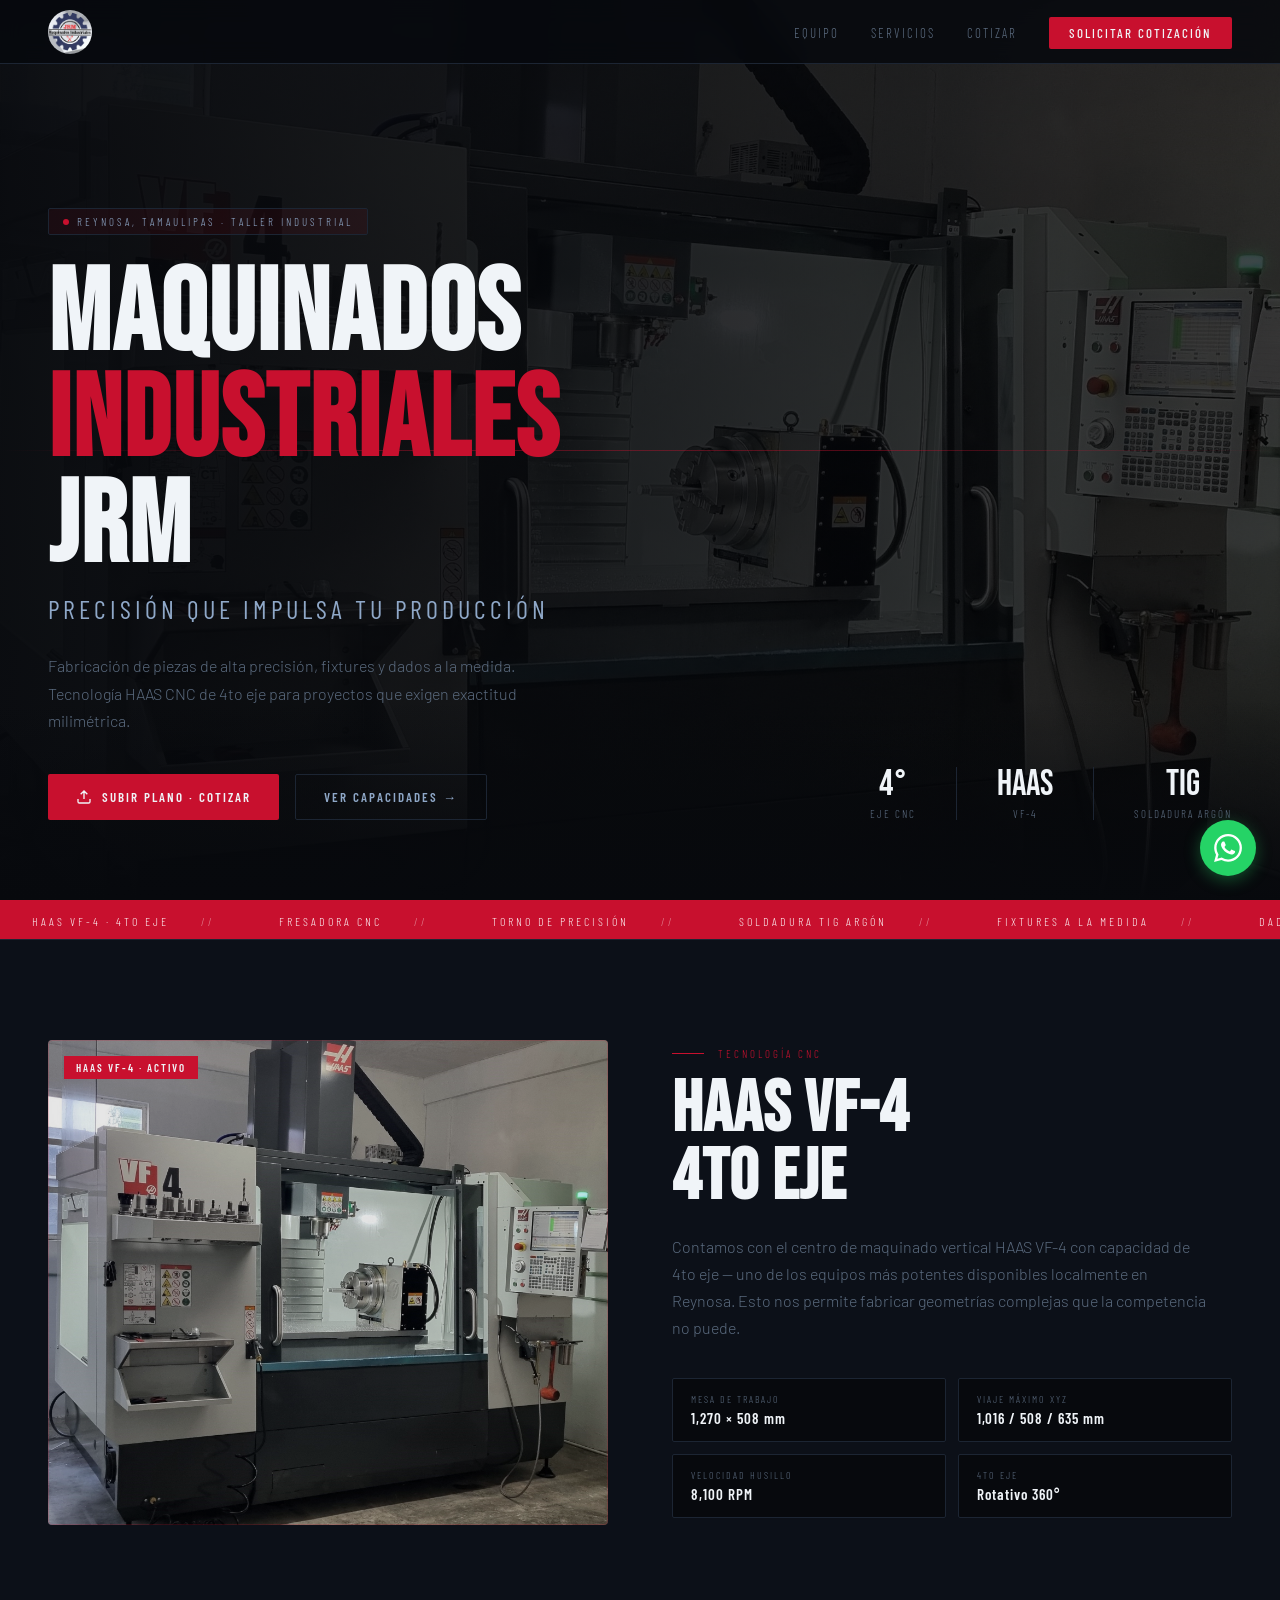
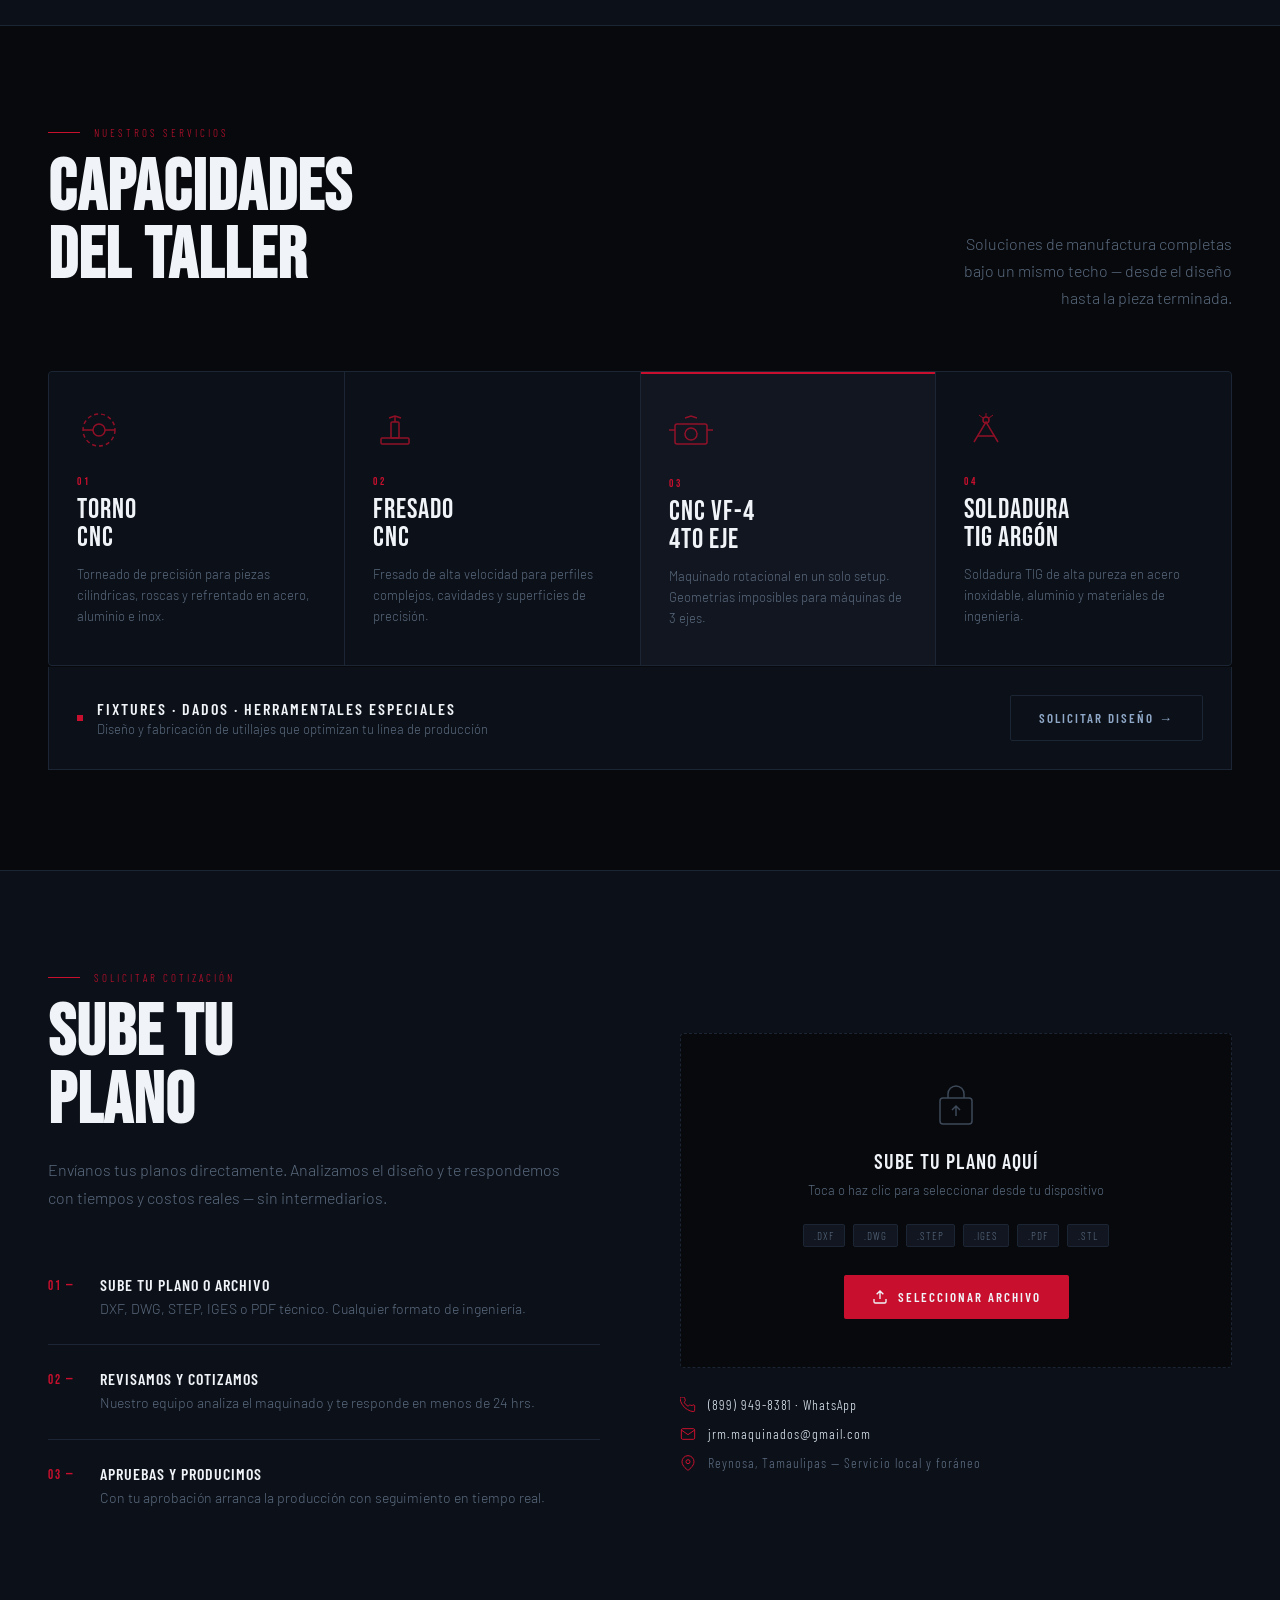
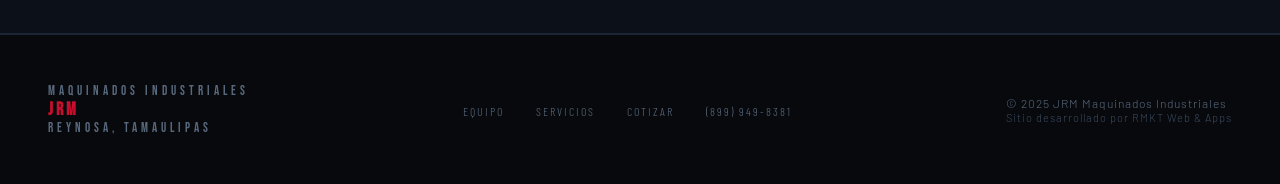
<file: index.html>
<!DOCTYPE html>
<html lang="es">
<head>
<meta charset="UTF-8"/>
<meta name="viewport" content="width=device-width, initial-scale=1.0"/>
<title>JRM Maquinados Industriales — Reynosa, Tamps</title>
<link rel="preconnect" href="https://fonts.googleapis.com"/>
<link rel="preconnect" href="https://fonts.gstatic.com" crossorigin/>
<link href="https://fonts.googleapis.com/css2?family=Bebas+Neue&family=Barlow:ital,wght@0,300;0,400;0,500;0,600;1,300&family=Barlow+Condensed:wght@400;600;700&display=swap" rel="stylesheet"/>
<link rel="stylesheet" href="style.css"/>
</head>
<body>

<!-- NAV -->
<nav>
  <a href="#" class="nav-logo">
    <img src="logo-jrm.jpg" alt="JRM Maquinados Industriales" style="height: 44px; width: 44px; border-radius: 50%; object-fit: cover;"/>
  </a>
  <ul class="nav-links">
    <li><a href="#capabilities">Equipo</a></li>
    <li><a href="#servicios">Servicios</a></li>
    <li><a href="#cotizacion">Cotizar</a></li>
    <li><a href="#cotizacion" class="nav-cta">Solicitar Cotización</a></li>
  </ul>
  <button class="nav-hamburger" aria-label="Menú">
    <span></span>
    <span></span>
    <span></span>
  </button>
</nav>

<!-- HERO -->
<section id="hero">
  <div class="hero-bg"></div>
  <div class="hero-overlay"></div>
  <div class="hero-overlay-bottom"></div>
  <div class="hero-scanline"></div>

  <div class="hero-content">
    <div class="hero-badge">
      <div class="hero-badge-dot"></div>
      <span>Reynosa, Tamaulipas · Taller Industrial</span>
    </div>

    <h1 class="hero-title">
      MAQUINADOS<br/>
      <span class="accent">INDUSTRIALES</span><br/>
      JRM
    </h1>

    <p class="hero-subtitle">Precisión que impulsa tu producción</p>

    <p class="hero-desc">
      Fabricación de piezas de alta precisión, fixtures y dados a la medida. 
      Tecnología HAAS CNC de 4to eje para proyectos que exigen exactitud milimétrica.
    </p>

    <div class="hero-actions">
      <a href="#cotizacion" class="btn-primary">
        <svg width="16" height="16" viewBox="0 0 24 24" fill="none" stroke="currentColor" stroke-width="2"><path d="M21 15v4a2 2 0 01-2 2H5a2 2 0 01-2-2v-4M17 8l-5-5-5 5M12 3v12"/></svg>
        Subir Plano · Cotizar
      </a>
      <a href="#servicios" class="btn-secondary">
        Ver Capacidades →
      </a>
    </div>
  </div>

  <div class="hero-stats">
    <div class="stat">
      <span class="stat-num">4°</span>
      <span class="stat-label">Eje CNC</span>
    </div>
    <div class="stat-divider"></div>
    <div class="stat">
      <span class="stat-num">HAAS</span>
      <span class="stat-label">VF-4</span>
    </div>
    <div class="stat-divider"></div>
    <div class="stat">
      <span class="stat-num">TIG</span>
      <span class="stat-label">Soldadura Argón</span>
    </div>
  </div>
</section>

<!-- TICKER -->
<div class="ticker" aria-hidden="true">
  <div class="ticker-inner">
    <span class="ticker-item">HAAS VF-4 · 4to Eje</span>
    <span class="ticker-item">Fresadora CNC</span>
    <span class="ticker-item">Torno de Precisión</span>
    <span class="ticker-item">Soldadura TIG Argón</span>
    <span class="ticker-item">Fixtures a la Medida</span>
    <span class="ticker-item">Dados Industriales</span>
    <span class="ticker-item">Reynosa, Tamps</span>
    <!-- duplicate for loop -->
    <span class="ticker-item">HAAS VF-4 · 4to Eje</span>
    <span class="ticker-item">Fresadora CNC</span>
    <span class="ticker-item">Torno de Precisión</span>
    <span class="ticker-item">Soldadura TIG Argón</span>
    <span class="ticker-item">Fixtures a la Medida</span>
    <span class="ticker-item">Dados Industriales</span>
    <span class="ticker-item">Reynosa, Tamps</span>
  </div>
</div>

<!-- CAPABILITIES — HAAS FEATURE -->
<section id="capabilities">
  <div class="cap-grid">
    <div class="cap-image-wrap">
      <img src="haas-vf4.jpg" alt="HAAS VF-4 — JRM Maquinados Industriales"/>
      <div class="cap-image-overlay"></div>
      <div class="cap-tag">HAAS VF-4 · Activo</div>
    </div>

    <div>
      <div class="section-label"><span>Tecnología CNC</span></div>
      <h2 class="section-title">HAAS VF-4<br/>4TO EJE</h2>
      <p class="section-body">
        Contamos con el centro de maquinado vertical HAAS VF-4 con capacidad de 4to eje — 
        uno de los equipos más potentes disponibles localmente en Reynosa. 
        Esto nos permite fabricar geometrías complejas que la competencia no puede.
      </p>

      <div class="cap-specs">
        <div class="spec-item">
          <div class="spec-label">Mesa de Trabajo</div>
          <div class="spec-value">1,270 × 508 mm</div>
        </div>
        <div class="spec-item">
          <div class="spec-label">Viaje Máximo XYZ</div>
          <div class="spec-value">1,016 / 508 / 635 mm</div>
        </div>
        <div class="spec-item">
          <div class="spec-label">Velocidad Husillo</div>
          <div class="spec-value">8,100 RPM</div>
        </div>
        <div class="spec-item">
          <div class="spec-label">4to Eje</div>
          <div class="spec-value">Rotativo 360°</div>
        </div>
      </div>
    </div>
  </div>
</section>

<!-- SERVICIOS -->
<section id="servicios">
  <div class="servicios-inner">
    <div class="services-header">
      <div>
        <div class="section-label"><span>Nuestros Servicios</span></div>
        <h2 class="section-title">CAPACIDADES<br/>DEL TALLER</h2>
      </div>
      <p class="section-body services-desc">
        Soluciones de manufactura completas bajo un mismo techo — desde el diseño hasta la pieza terminada.
      </p>
    </div>

    <div class="services-grid">
      <!-- Torno -->
      <div class="service-card">
        <svg class="service-icon" viewBox="0 0 44 44" fill="none" stroke="#c8102e" stroke-width="1.5">
          <circle cx="22" cy="22" r="16" stroke-dasharray="4 3"/>
          <circle cx="22" cy="22" r="6"/>
          <line x1="6" y1="22" x2="16" y2="22"/>
          <line x1="28" y1="22" x2="38" y2="22"/>
        </svg>
        <span class="service-num">01</span>
        <div class="service-name">Torno<br/>CNC</div>
        <p class="service-desc">Torneado de precisión para piezas cilíndricas, roscas y refrentado en acero, aluminio e inox.</p>
      </div>

      <!-- Fresadora -->
      <div class="service-card">
        <svg class="service-icon" viewBox="0 0 44 44" fill="none" stroke="#c8102e" stroke-width="1.5">
          <rect x="8" y="30" width="28" height="6" rx="1"/>
          <rect x="18" y="14" width="8" height="16" rx="1"/>
          <line x1="22" y1="8" x2="22" y2="14"/>
          <line x1="16" y1="10" x2="22" y2="8"/>
          <line x1="28" y1="10" x2="22" y2="8"/>
        </svg>
        <span class="service-num">02</span>
        <div class="service-name">Fresado<br/>CNC</div>
        <p class="service-desc">Fresado de alta velocidad para perfiles complejos, cavidades y superficies de precisión.</p>
      </div>

      <!-- CNC 4to eje -->
      <div class="service-card" style="background: var(--surface2); border-top: 2px solid var(--red);">
        <svg class="service-icon" viewBox="0 0 44 44" fill="none" stroke="#c8102e" stroke-width="1.5">
          <rect x="6" y="14" width="32" height="20" rx="2"/>
          <circle cx="22" cy="24" r="6"/>
          <line x1="6" y1="20" x2="0" y2="20"/>
          <line x1="38" y1="20" x2="44" y2="20"/>
          <path d="M16 8 L22 6 L28 8" />
        </svg>
        <span class="service-num">03</span>
        <div class="service-name">CNC VF-4<br/>4to Eje</div>
        <p class="service-desc">Maquinado rotacional en un solo setup. Geometrías imposibles para máquinas de 3 ejes.</p>
      </div>

      <!-- Soldadura -->
      <div class="service-card">
        <svg class="service-icon" viewBox="0 0 44 44" fill="none" stroke="#c8102e" stroke-width="1.5">
          <path d="M10 34 L22 14 L34 34" />
          <line x1="14" y1="28" x2="30" y2="28"/>
          <circle cx="22" cy="12" r="3"/>
          <path d="M22 9 L22 5 M19 10 L15 7 M25 10 L29 7" stroke-width="1"/>
        </svg>
        <span class="service-num">04</span>
        <div class="service-name">Soldadura<br/>TIG Argón</div>
        <p class="service-desc">Soldadura TIG de alta pureza en acero inoxidable, aluminio y materiales de ingeniería.</p>
      </div>
    </div>

    <!-- Fixtures extra row -->
    <div style="margin-top: 1px; border: 1px solid var(--border); border-top: none; background: var(--surface); padding: 28px; display: flex; align-items: center; justify-content: space-between; gap: 20px; flex-wrap: wrap;">
      <div style="display: flex; gap: 14px; align-items: center;">
        <div style="width: 6px; height: 6px; background: var(--red); border-radius: 50; flex-shrink: 0;"></div>
        <div>
          <div style="font-family: 'Barlow Condensed'; font-size: 16px; font-weight: 600; color: var(--white); letter-spacing: 2px; text-transform: uppercase;">Fixtures · Dados · Herramentales Especiales</div>
          <div style="font-size: 13px; color: var(--muted); margin-top: 3px;">Diseño y fabricación de utillajes que optimizan tu línea de producción</div>
        </div>
      </div>
      <a href="#cotizacion" class="btn-secondary" style="flex-shrink: 0;">Solicitar Diseño →</a>
    </div>
  </div>
</section>

<!-- COTIZACIÓN -->
<section id="cotizacion">
  <div class="quote-inner">
    <div>
      <div class="section-label"><span>Solicitar Cotización</span></div>
      <h2 class="section-title">SUBE TU<br/>PLANO</h2>
      <p class="section-body" style="margin-bottom: 40px;">
        Envíanos tus planos directamente. Analizamos el diseño y te respondemos 
        con tiempos y costos reales — sin intermediarios.
      </p>

      <div class="quote-steps">
        <div class="step">
          <span class="step-num">01 —</span>
          <div>
            <div class="step-title">Sube tu plano o archivo</div>
            <p class="step-body">DXF, DWG, STEP, IGES o PDF técnico. Cualquier formato de ingeniería.</p>
          </div>
        </div>
        <div class="step">
          <span class="step-num">02 —</span>
          <div>
            <div class="step-title">Revisamos y cotizamos</div>
            <p class="step-body">Nuestro equipo analiza el maquinado y te responde en menos de 24 hrs.</p>
          </div>
        </div>
        <div class="step">
          <span class="step-num">03 —</span>
          <div>
            <div class="step-title">Apruebas y producimos</div>
            <p class="step-body">Con tu aprobación arranca la producción con seguimiento en tiempo real.</p>
          </div>
        </div>
      </div>
    </div>

    <div>
      <div class="upload-box" onclick="this.querySelector('input').click()">
        <input type="file" style="display:none" multiple accept=".dxf,.dwg,.step,.iges,.pdf,.stl"/>
        <svg class="upload-icon" viewBox="0 0 48 48" fill="none" stroke="#8fa8c8" stroke-width="1.5">
          <rect x="8" y="16" width="32" height="26" rx="3"/>
          <path d="M16 16V12a8 8 0 0116 0v4"/>
          <path d="M24 24v10M20 28l4-4 4 4"/>
        </svg>
        <div class="upload-title">Sube tu plano aquí</div>
        <p class="upload-sub">Toca o haz clic para seleccionar desde tu dispositivo</p>
        <div class="upload-formats">
          <span class="fmt-tag">.DXF</span>
          <span class="fmt-tag">.DWG</span>
          <span class="fmt-tag">.STEP</span>
          <span class="fmt-tag">.IGES</span>
          <span class="fmt-tag">.PDF</span>
          <span class="fmt-tag">.STL</span>
        </div>
        <a class="btn-primary" style="justify-content: center;">
          <svg width="16" height="16" viewBox="0 0 24 24" fill="none" stroke="currentColor" stroke-width="2"><path d="M21 15v4a2 2 0 01-2 2H5a2 2 0 01-2-2v-4M17 8l-5-5-5 5M12 3v12"/></svg>
          Seleccionar Archivo
        </a>
      </div>

      <div class="contact-info">
        <a href="https://wa.me/528999498381?text=Hola%2C%20quisiera%20una%20cotizaci%C3%B3n" class="contact-row contact-link" target="_blank" rel="noopener">
          <svg width="16" height="16" viewBox="0 0 24 24" fill="none" stroke="#c8102e" stroke-width="1.5"><path d="M22 16.92v3a2 2 0 01-2.18 2 19.79 19.79 0 01-8.63-3.07A19.5 19.5 0 013.07 10.8 19.79 19.79 0 01.1 2.18 2 2 0 012.11.1h3a2 2 0 012 1.72c.127.96.361 1.903.7 2.81a2 2 0 01-.45 2.11L6.09 7.91a16 16 0 006 6l1.27-1.27a2 2 0 012.11-.45c.907.339 1.85.573 2.81.7A2 2 0 0122 14.92z"/></svg>
          <span>(899) 949-8381 · WhatsApp</span>
        </a>
        <a href="mailto:jrm.maquinados@gmail.com" class="contact-row contact-link">
          <svg width="16" height="16" viewBox="0 0 24 24" fill="none" stroke="#c8102e" stroke-width="1.5"><path d="M4 4h16c1.1 0 2 .9 2 2v12c0 1.1-.9 2-2 2H4c-1.1 0-2-.9-2-2V6c0-1.1.9-2 2-2z"/><polyline points="22,6 12,13 2,6"/></svg>
          <span>jrm.maquinados@gmail.com</span>
        </a>
        <div class="contact-row">
          <svg width="16" height="16" viewBox="0 0 24 24" fill="none" stroke="#c8102e" stroke-width="1.5"><path d="M21 10c0 7-9 13-9 13s-9-6-9-13a9 9 0 0118 0z"/><circle cx="12" cy="10" r="3"/></svg>
          <span>Reynosa, Tamaulipas — Servicio local y foráneo</span>
        </div>
      </div>
    </div>
  </div>
</section>

<!-- FOOTER -->
<footer>
  <div class="footer-brand">
    Maquinados Industriales
    <strong>JRM</strong>
    Reynosa, Tamaulipas
  </div>

  <ul class="footer-links">
    <li><a href="#capabilities">Equipo</a></li>
    <li><a href="#servicios">Servicios</a></li>
    <li><a href="#cotizacion">Cotizar</a></li>
    <li><a href="tel:8999498381">(899) 949-8381</a></li>
  </ul>

  <div class="footer-copy">
    © 2025 JRM Maquinados Industriales<br/>
    <span style="color: #3a4a5e; font-size: 11px;">Sitio desarrollado por RMKT Web & Apps</span>
  </div>
</footer>

<!-- WhatsApp floating button -->
<a href="https://wa.me/528999498381?text=Hola%2C%20quisiera%20una%20cotizaci%C3%B3n" class="whatsapp-float" target="_blank" rel="noopener" aria-label="Contactar por WhatsApp">
  <svg width="28" height="28" viewBox="0 0 24 24" fill="white">
    <path d="M17.472 14.382c-.297-.149-1.758-.867-2.03-.967-.273-.099-.471-.148-.67.15-.197.297-.767.966-.94 1.164-.173.199-.347.223-.644.075-.297-.15-1.255-.463-2.39-1.475-.883-.788-1.48-1.761-1.653-2.059-.173-.297-.018-.458.13-.606.134-.133.298-.347.446-.52.149-.174.198-.298.298-.497.099-.198.05-.371-.025-.52-.075-.149-.669-1.612-.916-2.207-.242-.579-.487-.5-.669-.51-.173-.008-.371-.01-.57-.01-.198 0-.52.074-.792.372-.272.297-1.04 1.016-1.04 2.479 0 1.462 1.065 2.875 1.213 3.074.149.198 2.096 3.2 5.077 4.487.709.306 1.262.489 1.694.625.712.227 1.36.195 1.871.118.571-.085 1.758-.719 2.006-1.413.248-.694.248-1.289.173-1.413-.074-.124-.272-.198-.57-.347m-5.421 7.403h-.004a9.87 9.87 0 01-5.031-1.378l-.361-.214-3.741.982.998-3.648-.235-.374a9.86 9.86 0 01-1.51-5.26c.001-5.45 4.436-9.884 9.888-9.884 2.64 0 5.122 1.03 6.988 2.898a9.825 9.825 0 012.893 6.994c-.003 5.45-4.437 9.884-9.885 9.884m8.413-18.297A11.815 11.815 0 0012.05 0C5.495 0 .16 5.335.157 11.892c0 2.096.547 4.142 1.588 5.945L.057 24l6.305-1.654a11.882 11.882 0 005.683 1.448h.005c6.554 0 11.89-5.335 11.893-11.893a11.821 11.821 0 00-3.48-8.413z"/>
  </svg>
</a>

<script>
  const hamburger = document.querySelector('.nav-hamburger');
  const navLinks  = document.querySelector('.nav-links');

  hamburger.addEventListener('click', () => {
    hamburger.classList.toggle('active');
    navLinks.classList.toggle('open');
  });

  navLinks.querySelectorAll('a').forEach(link => {
    link.addEventListener('click', () => {
      hamburger.classList.remove('active');
      navLinks.classList.remove('open');
    });
  });
</script>
</body>
</html>
</file>
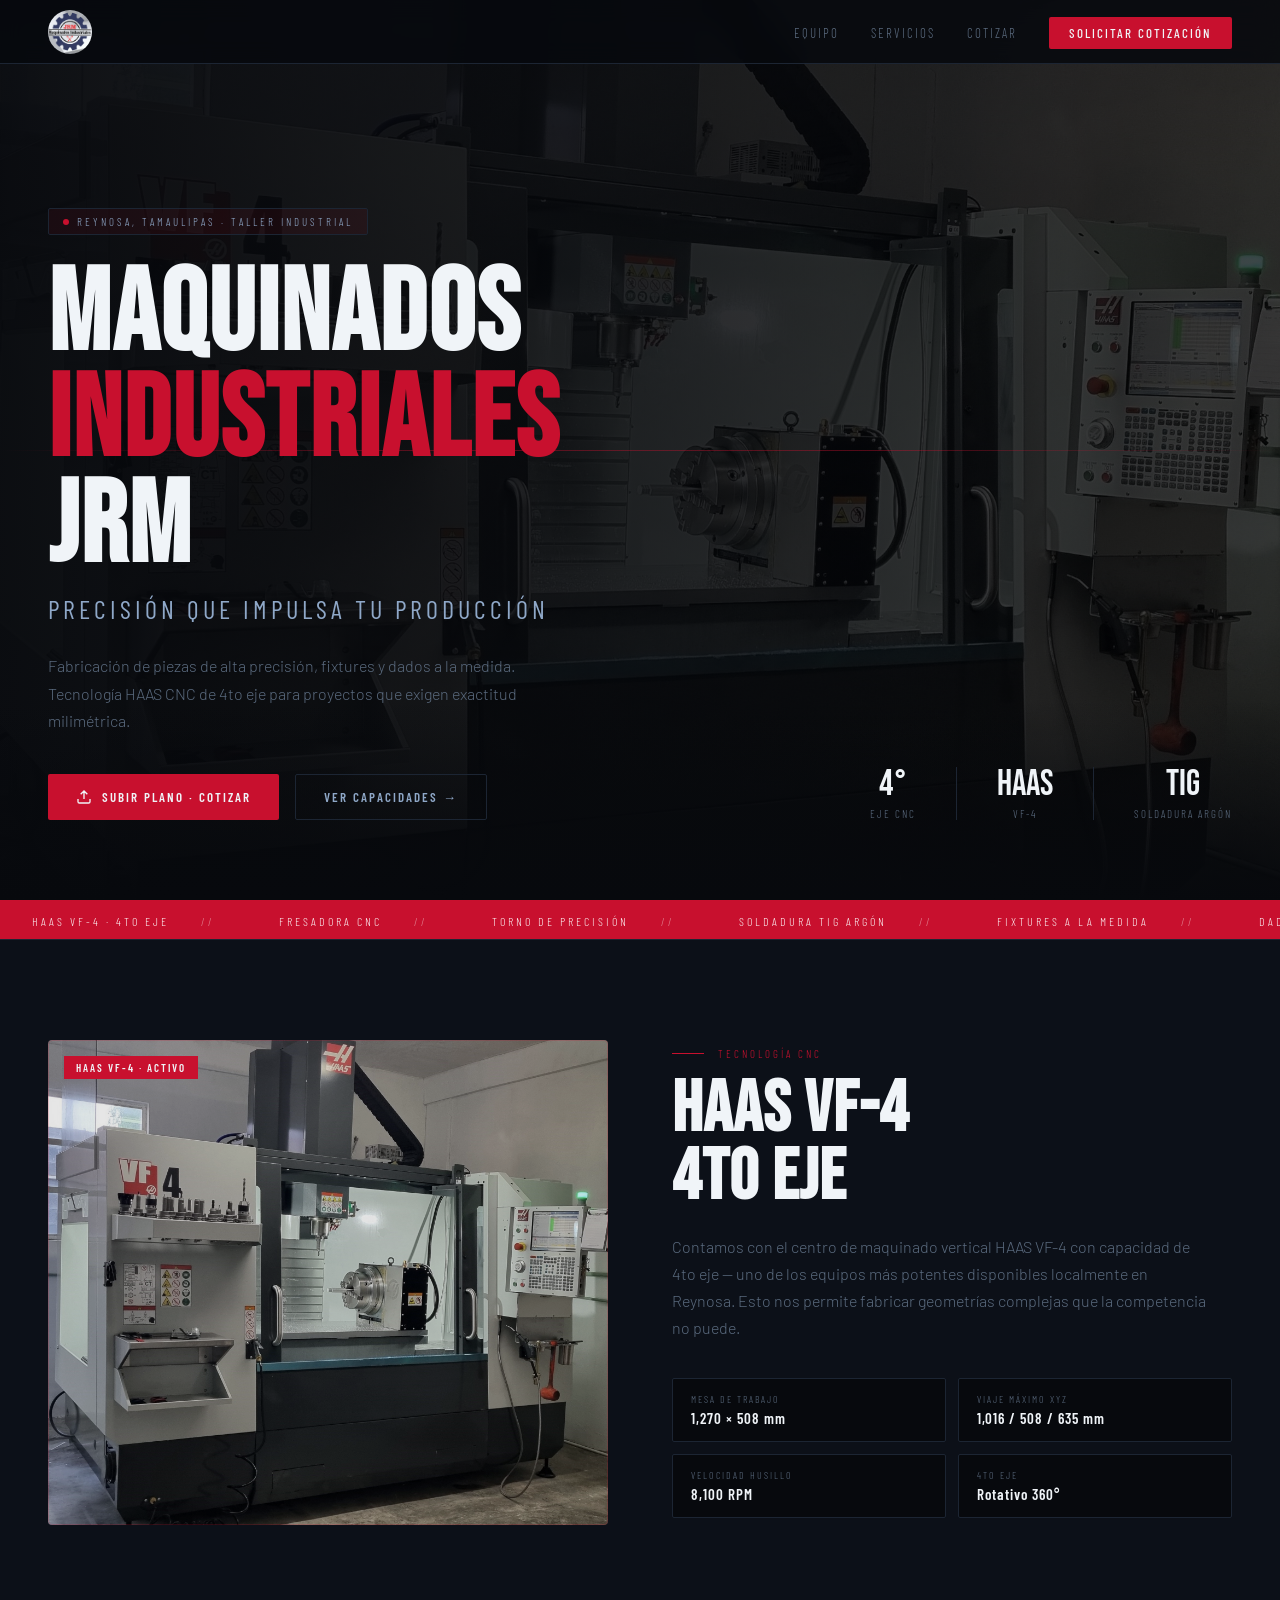
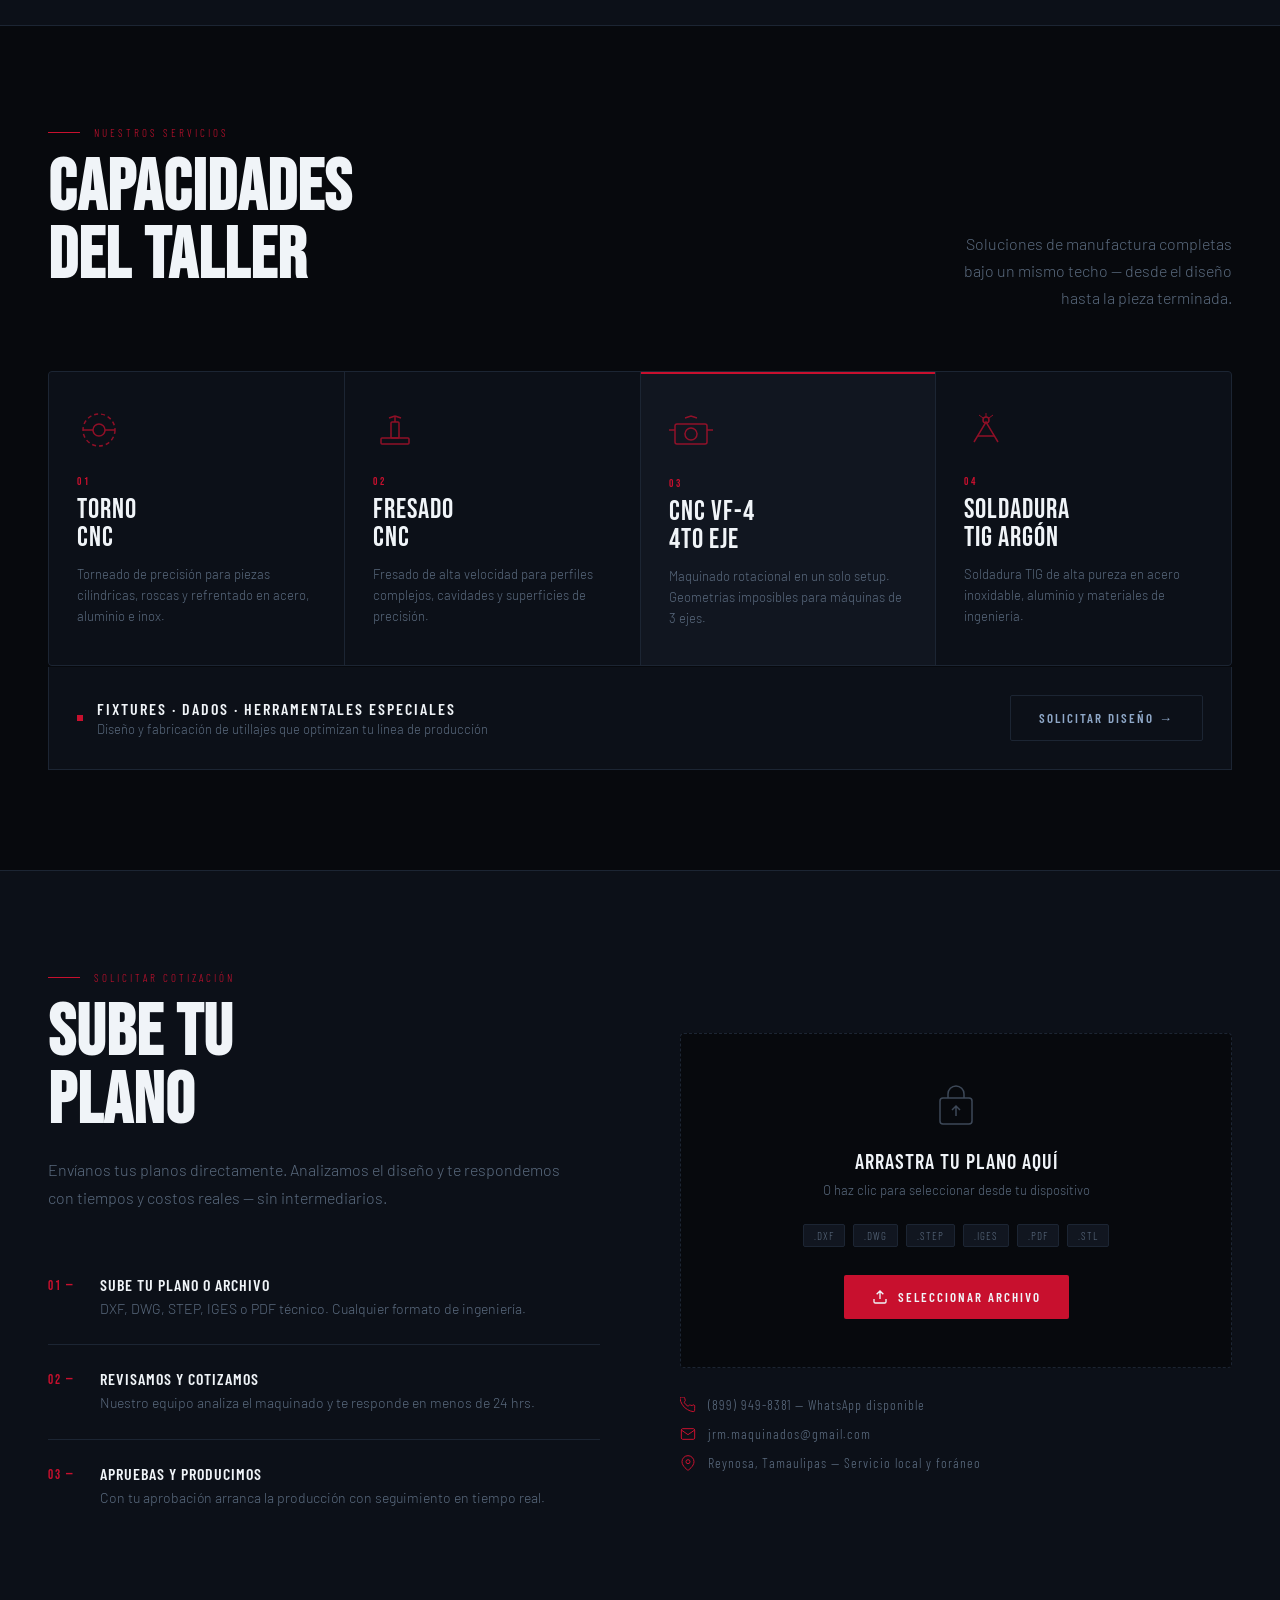
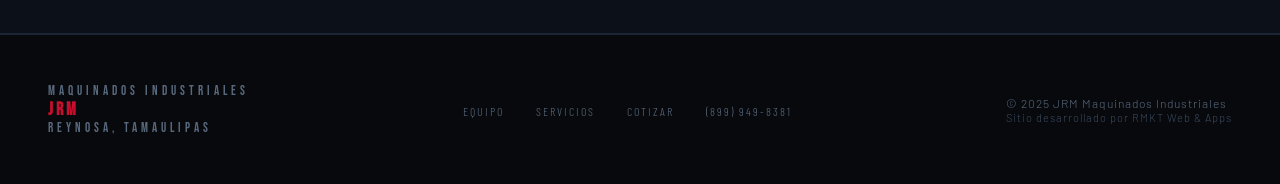
<file: jrm-maquinados-demo.html>
<!DOCTYPE html>
<html lang="es">
<head>
<meta charset="UTF-8"/>
<meta name="viewport" content="width=device-width, initial-scale=1.0"/>
<title>JRM Maquinados Industriales — Reynosa, Tamps</title>
<link rel="preconnect" href="https://fonts.googleapis.com"/>
<link rel="preconnect" href="https://fonts.gstatic.com" crossorigin/>
<link href="https://fonts.googleapis.com/css2?family=Bebas+Neue&family=Barlow:ital,wght@0,300;0,400;0,500;0,600;1,300&family=Barlow+Condensed:wght@400;600;700&display=swap" rel="stylesheet"/>
<link rel="stylesheet" href="jrm-maquinados-demo.css"/>
</head>
<body>

<!-- NAV -->
<nav>
  <a href="#" class="nav-logo">
    <img src="logo-jrm.jpg" alt="JRM Maquinados Industriales" style="height: 44px; width: 44px; border-radius: 50%; object-fit: cover;"/>
  </a>
  <ul class="nav-links">
    <li><a href="#capabilities">Equipo</a></li>
    <li><a href="#servicios">Servicios</a></li>
    <li><a href="#cotizacion">Cotizar</a></li>
    <li><a href="#cotizacion" class="nav-cta">Solicitar Cotización</a></li>
  </ul>
</nav>

<!-- HERO -->
<section id="hero">
  <div class="hero-bg"></div>
  <div class="hero-overlay"></div>
  <div class="hero-overlay-bottom"></div>
  <div class="hero-scanline"></div>

  <div class="hero-content">
    <div class="hero-badge">
      <div class="hero-badge-dot"></div>
      <span>Reynosa, Tamaulipas · Taller Industrial</span>
    </div>

    <h1 class="hero-title">
      MAQUINADOS<br/>
      <span class="accent">INDUSTRIALES</span><br/>
      JRM
    </h1>

    <p class="hero-subtitle">Precisión que impulsa tu producción</p>

    <p class="hero-desc">
      Fabricación de piezas de alta precisión, fixtures y dados a la medida. 
      Tecnología HAAS CNC de 4to eje para proyectos que exigen exactitud milimétrica.
    </p>

    <div class="hero-actions">
      <a href="#cotizacion" class="btn-primary">
        <svg width="16" height="16" viewBox="0 0 24 24" fill="none" stroke="currentColor" stroke-width="2"><path d="M21 15v4a2 2 0 01-2 2H5a2 2 0 01-2-2v-4M17 8l-5-5-5 5M12 3v12"/></svg>
        Subir Plano · Cotizar
      </a>
      <a href="#servicios" class="btn-secondary">
        Ver Capacidades →
      </a>
    </div>
  </div>

  <div class="hero-stats">
    <div class="stat">
      <span class="stat-num">4°</span>
      <span class="stat-label">Eje CNC</span>
    </div>
    <div class="stat-divider"></div>
    <div class="stat">
      <span class="stat-num">HAAS</span>
      <span class="stat-label">VF-4</span>
    </div>
    <div class="stat-divider"></div>
    <div class="stat">
      <span class="stat-num">TIG</span>
      <span class="stat-label">Soldadura Argón</span>
    </div>
  </div>
</section>

<!-- TICKER -->
<div class="ticker" aria-hidden="true">
  <div class="ticker-inner">
    <span class="ticker-item">HAAS VF-4 · 4to Eje</span>
    <span class="ticker-item">Fresadora CNC</span>
    <span class="ticker-item">Torno de Precisión</span>
    <span class="ticker-item">Soldadura TIG Argón</span>
    <span class="ticker-item">Fixtures a la Medida</span>
    <span class="ticker-item">Dados Industriales</span>
    <span class="ticker-item">Reynosa, Tamps</span>
    <!-- duplicate for loop -->
    <span class="ticker-item">HAAS VF-4 · 4to Eje</span>
    <span class="ticker-item">Fresadora CNC</span>
    <span class="ticker-item">Torno de Precisión</span>
    <span class="ticker-item">Soldadura TIG Argón</span>
    <span class="ticker-item">Fixtures a la Medida</span>
    <span class="ticker-item">Dados Industriales</span>
    <span class="ticker-item">Reynosa, Tamps</span>
  </div>
</div>

<!-- CAPABILITIES — HAAS FEATURE -->
<section id="capabilities">
  <div class="cap-grid">
    <div class="cap-image-wrap">
      <img src="haas-vf4.jpg" alt="HAAS VF-4 — JRM Maquinados Industriales"/>
      <div class="cap-image-overlay"></div>
      <div class="cap-tag">HAAS VF-4 · Activo</div>
    </div>

    <div>
      <div class="section-label"><span>Tecnología CNC</span></div>
      <h2 class="section-title">HAAS VF-4<br/>4TO EJE</h2>
      <p class="section-body">
        Contamos con el centro de maquinado vertical HAAS VF-4 con capacidad de 4to eje — 
        uno de los equipos más potentes disponibles localmente en Reynosa. 
        Esto nos permite fabricar geometrías complejas que la competencia no puede.
      </p>

      <div class="cap-specs">
        <div class="spec-item">
          <div class="spec-label">Mesa de Trabajo</div>
          <div class="spec-value">1,270 × 508 mm</div>
        </div>
        <div class="spec-item">
          <div class="spec-label">Viaje Máximo XYZ</div>
          <div class="spec-value">1,016 / 508 / 635 mm</div>
        </div>
        <div class="spec-item">
          <div class="spec-label">Velocidad Husillo</div>
          <div class="spec-value">8,100 RPM</div>
        </div>
        <div class="spec-item">
          <div class="spec-label">4to Eje</div>
          <div class="spec-value">Rotativo 360°</div>
        </div>
      </div>
    </div>
  </div>
</section>

<!-- SERVICIOS -->
<section id="servicios" style="padding-top: 100px; padding-bottom: 100px; max-width: 100%;">
  <div style="max-width: 1200px; margin: 0 auto;">
    <div class="services-header">
      <div>
        <div class="section-label"><span>Nuestros Servicios</span></div>
        <h2 class="section-title">CAPACIDADES<br/>DEL TALLER</h2>
      </div>
      <p class="section-body" style="max-width: 280px; text-align: right;">
        Soluciones de manufactura completas bajo un mismo techo — desde el diseño hasta la pieza terminada.
      </p>
    </div>

    <div class="services-grid">
      <!-- Torno -->
      <div class="service-card">
        <svg class="service-icon" viewBox="0 0 44 44" fill="none" stroke="#c8102e" stroke-width="1.5">
          <circle cx="22" cy="22" r="16" stroke-dasharray="4 3"/>
          <circle cx="22" cy="22" r="6"/>
          <line x1="6" y1="22" x2="16" y2="22"/>
          <line x1="28" y1="22" x2="38" y2="22"/>
        </svg>
        <span class="service-num">01</span>
        <div class="service-name">Torno<br/>CNC</div>
        <p class="service-desc">Torneado de precisión para piezas cilíndricas, roscas y refrentado en acero, aluminio e inox.</p>
      </div>

      <!-- Fresadora -->
      <div class="service-card">
        <svg class="service-icon" viewBox="0 0 44 44" fill="none" stroke="#c8102e" stroke-width="1.5">
          <rect x="8" y="30" width="28" height="6" rx="1"/>
          <rect x="18" y="14" width="8" height="16" rx="1"/>
          <line x1="22" y1="8" x2="22" y2="14"/>
          <line x1="16" y1="10" x2="22" y2="8"/>
          <line x1="28" y1="10" x2="22" y2="8"/>
        </svg>
        <span class="service-num">02</span>
        <div class="service-name">Fresado<br/>CNC</div>
        <p class="service-desc">Fresado de alta velocidad para perfiles complejos, cavidades y superficies de precisión.</p>
      </div>

      <!-- CNC 4to eje -->
      <div class="service-card" style="background: var(--surface2); border-top: 2px solid var(--red);">
        <svg class="service-icon" viewBox="0 0 44 44" fill="none" stroke="#c8102e" stroke-width="1.5">
          <rect x="6" y="14" width="32" height="20" rx="2"/>
          <circle cx="22" cy="24" r="6"/>
          <line x1="6" y1="20" x2="0" y2="20"/>
          <line x1="38" y1="20" x2="44" y2="20"/>
          <path d="M16 8 L22 6 L28 8" />
        </svg>
        <span class="service-num">03</span>
        <div class="service-name">CNC VF-4<br/>4to Eje</div>
        <p class="service-desc">Maquinado rotacional en un solo setup. Geometrías imposibles para máquinas de 3 ejes.</p>
      </div>

      <!-- Soldadura -->
      <div class="service-card">
        <svg class="service-icon" viewBox="0 0 44 44" fill="none" stroke="#c8102e" stroke-width="1.5">
          <path d="M10 34 L22 14 L34 34" />
          <line x1="14" y1="28" x2="30" y2="28"/>
          <circle cx="22" cy="12" r="3"/>
          <path d="M22 9 L22 5 M19 10 L15 7 M25 10 L29 7" stroke-width="1"/>
        </svg>
        <span class="service-num">04</span>
        <div class="service-name">Soldadura<br/>TIG Argón</div>
        <p class="service-desc">Soldadura TIG de alta pureza en acero inoxidable, aluminio y materiales de ingeniería.</p>
      </div>
    </div>

    <!-- Fixtures extra row -->
    <div style="margin-top: 1px; border: 1px solid var(--border); border-top: none; background: var(--surface); padding: 28px; display: flex; align-items: center; justify-content: space-between; gap: 20px; flex-wrap: wrap;">
      <div style="display: flex; gap: 14px; align-items: center;">
        <div style="width: 6px; height: 6px; background: var(--red); border-radius: 50; flex-shrink: 0;"></div>
        <div>
          <div style="font-family: 'Barlow Condensed'; font-size: 16px; font-weight: 600; color: var(--white); letter-spacing: 2px; text-transform: uppercase;">Fixtures · Dados · Herramentales Especiales</div>
          <div style="font-size: 13px; color: var(--muted); margin-top: 3px;">Diseño y fabricación de utillajes que optimizan tu línea de producción</div>
        </div>
      </div>
      <a href="#cotizacion" class="btn-secondary" style="flex-shrink: 0;">Solicitar Diseño →</a>
    </div>
  </div>
</section>

<!-- COTIZACIÓN -->
<section id="cotizacion">
  <div class="quote-inner">
    <div>
      <div class="section-label"><span>Solicitar Cotización</span></div>
      <h2 class="section-title">SUBE TU<br/>PLANO</h2>
      <p class="section-body" style="margin-bottom: 40px;">
        Envíanos tus planos directamente. Analizamos el diseño y te respondemos 
        con tiempos y costos reales — sin intermediarios.
      </p>

      <div class="quote-steps">
        <div class="step">
          <span class="step-num">01 —</span>
          <div>
            <div class="step-title">Sube tu plano o archivo</div>
            <p class="step-body">DXF, DWG, STEP, IGES o PDF técnico. Cualquier formato de ingeniería.</p>
          </div>
        </div>
        <div class="step">
          <span class="step-num">02 —</span>
          <div>
            <div class="step-title">Revisamos y cotizamos</div>
            <p class="step-body">Nuestro equipo analiza el maquinado y te responde en menos de 24 hrs.</p>
          </div>
        </div>
        <div class="step">
          <span class="step-num">03 —</span>
          <div>
            <div class="step-title">Apruebas y producimos</div>
            <p class="step-body">Con tu aprobación arranca la producción con seguimiento en tiempo real.</p>
          </div>
        </div>
      </div>
    </div>

    <div>
      <div class="upload-box" onclick="this.querySelector('input').click()">
        <input type="file" style="display:none" multiple accept=".dxf,.dwg,.step,.iges,.pdf,.stl"/>
        <svg class="upload-icon" viewBox="0 0 48 48" fill="none" stroke="#8fa8c8" stroke-width="1.5">
          <rect x="8" y="16" width="32" height="26" rx="3"/>
          <path d="M16 16V12a8 8 0 0116 0v4"/>
          <path d="M24 24v10M20 28l4-4 4 4"/>
        </svg>
        <div class="upload-title">Arrastra tu plano aquí</div>
        <p class="upload-sub">O haz clic para seleccionar desde tu dispositivo</p>
        <div class="upload-formats">
          <span class="fmt-tag">.DXF</span>
          <span class="fmt-tag">.DWG</span>
          <span class="fmt-tag">.STEP</span>
          <span class="fmt-tag">.IGES</span>
          <span class="fmt-tag">.PDF</span>
          <span class="fmt-tag">.STL</span>
        </div>
        <a class="btn-primary" style="justify-content: center;">
          <svg width="16" height="16" viewBox="0 0 24 24" fill="none" stroke="currentColor" stroke-width="2"><path d="M21 15v4a2 2 0 01-2 2H5a2 2 0 01-2-2v-4M17 8l-5-5-5 5M12 3v12"/></svg>
          Seleccionar Archivo
        </a>
      </div>

      <div class="contact-info">
        <div class="contact-row">
          <svg width="16" height="16" viewBox="0 0 24 24" fill="none" stroke="#c8102e" stroke-width="1.5"><path d="M22 16.92v3a2 2 0 01-2.18 2 19.79 19.79 0 01-8.63-3.07A19.5 19.5 0 013.07 10.8 19.79 19.79 0 01.1 2.18 2 2 0 012.11.1h3a2 2 0 012 1.72c.127.96.361 1.903.7 2.81a2 2 0 01-.45 2.11L6.09 7.91a16 16 0 006 6l1.27-1.27a2 2 0 012.11-.45c.907.339 1.85.573 2.81.7A2 2 0 0122 14.92z"/></svg>
          <span>(899) 949-8381 — WhatsApp disponible</span>
        </div>
        <div class="contact-row">
          <svg width="16" height="16" viewBox="0 0 24 24" fill="none" stroke="#c8102e" stroke-width="1.5"><path d="M4 4h16c1.1 0 2 .9 2 2v12c0 1.1-.9 2-2 2H4c-1.1 0-2-.9-2-2V6c0-1.1.9-2 2-2z"/><polyline points="22,6 12,13 2,6"/></svg>
          <span>jrm.maquinados@gmail.com</span>
        </div>
        <div class="contact-row">
          <svg width="16" height="16" viewBox="0 0 24 24" fill="none" stroke="#c8102e" stroke-width="1.5"><path d="M21 10c0 7-9 13-9 13s-9-6-9-13a9 9 0 0118 0z"/><circle cx="12" cy="10" r="3"/></svg>
          <span>Reynosa, Tamaulipas — Servicio local y foráneo</span>
        </div>
      </div>
    </div>
  </div>
</section>

<!-- FOOTER -->
<footer>
  <div class="footer-brand">
    Maquinados Industriales
    <strong>JRM</strong>
    Reynosa, Tamaulipas
  </div>

  <ul class="footer-links">
    <li><a href="#capabilities">Equipo</a></li>
    <li><a href="#servicios">Servicios</a></li>
    <li><a href="#cotizacion">Cotizar</a></li>
    <li><a href="tel:8999498381">(899) 949-8381</a></li>
  </ul>

  <div class="footer-copy">
    © 2025 JRM Maquinados Industriales<br/>
    <span style="color: #3a4a5e; font-size: 11px;">Sitio desarrollado por RMKT Web & Apps</span>
  </div>
</footer>

</body>
</html>
</file>
<file: style.css>
:root {
  --bg: #07090d;
  --surface: #0c1018;
  --surface2: #111620;
  --border: #1c2533;
  --red: #c8102e;
  --red-dim: rgba(200,16,46,0.15);
  --steel: #8fa8c8;
  --text: #dce6f0;
  --muted: #5a6a7e;
  --white: #f0f4f8;
}

*, *::before, *::after { box-sizing: border-box; margin: 0; padding: 0; }

html { scroll-behavior: smooth; }

body {
  background: var(--bg);
  color: var(--text);
  font-family: 'Barlow', sans-serif;
  font-weight: 300;
  overflow-x: hidden;
}

/* ── NAV ── */
nav {
  position: fixed; top: 0; left: 0; right: 0; z-index: 100;
  display: flex; align-items: center; justify-content: space-between;
  padding: 0 48px;
  height: 64px;
  background: rgba(7,9,13,0.85);
  backdrop-filter: blur(12px);
  border-bottom: 1px solid var(--border);
}

.nav-logo {
  display: flex; align-items: center; gap: 12px;
  text-decoration: none;
}

.logo-mark {
  width: 38px; height: 38px;
  border: 2px solid var(--red);
  border-radius: 50%;
  display: flex; align-items: center; justify-content: center;
  position: relative;
}

.logo-mark::before {
  content: '';
  position: absolute;
  inset: 4px;
  border: 1px solid rgba(200,16,46,0.4);
  border-radius: 50%;
}

.logo-text-nav {
  font-family: 'Bebas Neue', sans-serif;
  font-size: 13px;
  letter-spacing: 3px;
  color: var(--red);
  line-height: 1;
}

.logo-sub-nav {
  font-family: 'Barlow Condensed', sans-serif;
  font-size: 11px;
  letter-spacing: 2px;
  color: var(--muted);
  text-transform: uppercase;
}

.nav-links {
  display: flex; gap: 32px; list-style: none;
}

.nav-links a {
  font-family: 'Barlow Condensed', sans-serif;
  font-size: 13px;
  letter-spacing: 2px;
  text-transform: uppercase;
  color: var(--muted);
  text-decoration: none;
  transition: color 0.2s;
}

.nav-links a:hover { color: var(--white); }

.nav-cta {
  background: var(--red);
  color: var(--white) !important;
  padding: 8px 20px;
  border-radius: 2px;
  font-weight: 500 !important;
  transition: background 0.2s !important;
}

.nav-cta:hover { background: #a50d25 !important; color: var(--white) !important; }

/* ── HERO ── */
#hero {
  position: relative;
  height: 100vh;
  min-height: 700px;
  display: flex;
  align-items: flex-end;
  padding: 0 48px 80px;
  overflow: hidden;
}

.hero-bg {
  position: absolute; inset: 0;
  background-image: url('haas-vf4.jpg');
  background-size: cover;
  background-position: center 40%;
  filter: brightness(0.35) saturate(0.7);
  transform: scale(1.05);
  animation: slow-zoom 20s ease-in-out infinite alternate;
}

@keyframes slow-zoom {
  from { transform: scale(1.05); }
  to   { transform: scale(1.12); }
}

.hero-overlay {
  position: absolute; inset: 0;
  background: linear-gradient(
    to right,
    rgba(7,9,13,0.92) 0%,
    rgba(7,9,13,0.6) 50%,
    rgba(7,9,13,0.2) 100%
  );
}

.hero-overlay-bottom {
  position: absolute; bottom: 0; left: 0; right: 0;
  height: 200px;
  background: linear-gradient(to top, var(--bg), transparent);
}

/* Red scan line accent */
.hero-scanline {
  position: absolute;
  left: 0; right: 0;
  height: 1px;
  background: linear-gradient(to right, transparent 0%, var(--red) 30%, var(--red) 70%, transparent 100%);
  opacity: 0.4;
  top: 50%;
  animation: scanline 8s ease-in-out infinite;
}

@keyframes scanline {
  0%, 100% { top: 20%; opacity: 0; }
  50% { top: 80%; opacity: 0.3; }
}

.hero-content {
  position: relative; z-index: 2;
  max-width: 780px;
  animation: fade-up 1s ease both;
}

@keyframes fade-up {
  from { opacity: 0; transform: translateY(30px); }
  to   { opacity: 1; transform: translateY(0); }
}

.hero-badge {
  display: inline-flex; align-items: center; gap: 8px;
  border: 1px solid var(--border);
  background: rgba(200,16,46,0.08);
  padding: 6px 14px;
  border-radius: 2px;
  margin-bottom: 28px;
}

.hero-badge-dot {
  width: 6px; height: 6px;
  background: var(--red);
  border-radius: 50%;
  animation: pulse 2s infinite;
}

@keyframes pulse {
  0%, 100% { opacity: 1; transform: scale(1); }
  50% { opacity: 0.5; transform: scale(0.7); }
}

.hero-badge span {
  font-family: 'Barlow Condensed', sans-serif;
  font-size: 11px;
  letter-spacing: 3px;
  text-transform: uppercase;
  color: var(--steel);
}

.hero-title {
  font-family: 'Bebas Neue', sans-serif;
  font-size: clamp(64px, 9vw, 120px);
  line-height: 0.92;
  letter-spacing: 2px;
  color: var(--white);
  margin-bottom: 12px;
}

.hero-title .accent { color: var(--red); }

.hero-subtitle {
  font-family: 'Barlow Condensed', sans-serif;
  font-size: clamp(18px, 2.5vw, 26px);
  letter-spacing: 4px;
  text-transform: uppercase;
  color: var(--steel);
  margin-bottom: 28px;
  font-weight: 400;
}

.hero-desc {
  font-size: 16px;
  line-height: 1.7;
  color: var(--muted);
  max-width: 500px;
  margin-bottom: 40px;
}

.hero-actions {
  display: flex; gap: 16px; flex-wrap: wrap;
}

.btn-primary {
  display: inline-flex; align-items: center; gap: 10px;
  background: var(--red);
  color: var(--white);
  font-family: 'Barlow Condensed', sans-serif;
  font-size: 13px;
  letter-spacing: 2px;
  text-transform: uppercase;
  font-weight: 600;
  padding: 14px 28px;
  border-radius: 2px;
  text-decoration: none;
  transition: background 0.2s, transform 0.2s;
}

.btn-primary:hover { background: #a50d25; transform: translateY(-1px); }

.btn-secondary {
  display: inline-flex; align-items: center; gap: 10px;
  border: 1px solid var(--border);
  color: var(--steel);
  font-family: 'Barlow Condensed', sans-serif;
  font-size: 13px;
  letter-spacing: 2px;
  text-transform: uppercase;
  font-weight: 600;
  padding: 14px 28px;
  border-radius: 2px;
  text-decoration: none;
  transition: border-color 0.2s, color 0.2s;
}

.btn-secondary:hover { border-color: var(--steel); color: var(--white); }

/* Hero stats */
.hero-stats {
  position: absolute;
  bottom: 80px; right: 48px;
  display: flex; gap: 40px;
  z-index: 2;
  animation: fade-up 1s 0.3s ease both;
}

.stat { text-align: center; }

.stat-num {
  font-family: 'Bebas Neue', sans-serif;
  font-size: 36px;
  color: var(--white);
  line-height: 1;
  display: block;
}

.stat-label {
  font-family: 'Barlow Condensed', sans-serif;
  font-size: 11px;
  letter-spacing: 2px;
  text-transform: uppercase;
  color: var(--muted);
  margin-top: 4px;
  display: block;
}

.stat-divider {
  width: 1px;
  background: var(--border);
  align-self: stretch;
}

/* ── SECTION SHARED ── */
section { padding: 100px 48px; }

.section-label {
  display: flex; align-items: center; gap: 14px;
  margin-bottom: 16px;
}

.section-label::before {
  content: '';
  width: 32px; height: 1px;
  background: var(--red);
}

.section-label span {
  font-family: 'Barlow Condensed', sans-serif;
  font-size: 11px;
  letter-spacing: 3px;
  text-transform: uppercase;
  color: var(--red);
}

.section-title {
  font-family: 'Bebas Neue', sans-serif;
  font-size: clamp(42px, 6vw, 72px);
  line-height: 0.95;
  color: var(--white);
  margin-bottom: 20px;
  letter-spacing: 1px;
}

.section-body {
  font-size: 16px;
  line-height: 1.7;
  color: var(--muted);
  max-width: 540px;
}

/* ── CAPABILITIES (HAAS FEATURE) ── */
#capabilities {
  background: var(--surface);
  border-top: 1px solid var(--border);
  border-bottom: 1px solid var(--border);
}

.cap-grid {
  display: grid;
  grid-template-columns: 1fr 1fr;
  gap: 64px;
  align-items: center;
  max-width: 1200px;
  margin: 0 auto;
}

.cap-image-wrap {
  position: relative;
  border-radius: 4px;
  overflow: hidden;
}

.cap-image-wrap img {
  width: 100%;
  display: block;
  filter: brightness(0.9) saturate(0.8);
  transition: filter 0.4s;
}

.cap-image-wrap:hover img { filter: brightness(1) saturate(1); }

.cap-image-overlay {
  position: absolute; inset: 0;
  border: 1px solid rgba(200,16,46,0.2);
  border-radius: 4px;
  pointer-events: none;
}

.cap-tag {
  position: absolute;
  top: 16px; left: 16px;
  background: var(--red);
  color: var(--white);
  font-family: 'Barlow Condensed', sans-serif;
  font-size: 11px;
  letter-spacing: 2px;
  text-transform: uppercase;
  padding: 5px 12px;
  font-weight: 600;
}

.cap-specs {
  display: grid;
  grid-template-columns: 1fr 1fr;
  gap: 12px;
  margin-top: 36px;
}

.spec-item {
  border: 1px solid var(--border);
  padding: 14px 18px;
  border-radius: 2px;
  background: var(--bg);
}

.spec-label {
  font-family: 'Barlow Condensed', sans-serif;
  font-size: 10px;
  letter-spacing: 2px;
  text-transform: uppercase;
  color: var(--muted);
  margin-bottom: 4px;
}

.spec-value {
  font-family: 'Barlow Condensed', sans-serif;
  font-size: 15px;
  font-weight: 600;
  color: var(--white);
  letter-spacing: 1px;
}

/* ── SERVICIOS ── */
.servicios-inner { max-width: 1200px; margin: 0 auto; }

.services-desc { max-width: 280px; text-align: right; }

.services-header {
  display: flex;
  justify-content: space-between;
  align-items: flex-end;
  margin-bottom: 60px;
}

.services-grid {
  display: grid;
  grid-template-columns: repeat(4, 1fr);
  gap: 1px;
  background: var(--border);
  border: 1px solid var(--border);
  border-radius: 4px;
  overflow: hidden;
}

.service-card {
  background: var(--surface);
  padding: 36px 28px;
  position: relative;
  overflow: hidden;
  transition: background 0.3s;
  cursor: default;
}

.service-card::after {
  content: '';
  position: absolute;
  bottom: 0; left: 0; right: 0;
  height: 2px;
  background: var(--red);
  transform: scaleX(0);
  transform-origin: left;
  transition: transform 0.3s;
}

.service-card:hover { background: var(--surface2); }
.service-card:hover::after { transform: scaleX(1); }

.service-icon {
  width: 44px; height: 44px;
  margin-bottom: 20px;
  opacity: 0.7;
}

.service-num {
  font-family: 'Bebas Neue', sans-serif;
  font-size: 11px;
  letter-spacing: 3px;
  color: var(--red);
  margin-bottom: 8px;
  display: block;
}

.service-name {
  font-family: 'Bebas Neue', sans-serif;
  font-size: 28px;
  color: var(--white);
  line-height: 1;
  margin-bottom: 12px;
  letter-spacing: 1px;
}

.service-desc {
  font-size: 13px;
  line-height: 1.6;
  color: var(--muted);
}

/* ── COTIZACIÓN ── */
#cotizacion {
  background: var(--surface);
  border-top: 1px solid var(--border);
  border-bottom: 1px solid var(--border);
}

.quote-inner {
  max-width: 1200px;
  margin: 0 auto;
  display: grid;
  grid-template-columns: 1fr 1fr;
  gap: 80px;
  align-items: center;
}

.quote-steps {
  display: flex;
  flex-direction: column;
  gap: 0;
}

.step {
  display: flex;
  gap: 20px;
  padding: 24px 0;
  border-bottom: 1px solid var(--border);
}

.step:last-child { border-bottom: none; }

.step-num {
  font-family: 'Bebas Neue', sans-serif;
  font-size: 13px;
  letter-spacing: 2px;
  color: var(--red);
  min-width: 32px;
  padding-top: 3px;
}

.step-title {
  font-family: 'Barlow Condensed', sans-serif;
  font-size: 16px;
  font-weight: 600;
  color: var(--white);
  letter-spacing: 1px;
  text-transform: uppercase;
  margin-bottom: 4px;
}

.step-body {
  font-size: 14px;
  line-height: 1.6;
  color: var(--muted);
}

/* Upload box */
.upload-box {
  border: 1px dashed var(--border);
  border-radius: 4px;
  padding: 48px 32px;
  text-align: center;
  background: var(--bg);
  transition: border-color 0.2s, background 0.2s;
  cursor: pointer;
}

.upload-box:hover {
  border-color: var(--red);
  background: var(--red-dim);
}

.upload-icon {
  width: 48px; height: 48px;
  margin: 0 auto 16px;
  opacity: 0.4;
}

.upload-title {
  font-family: 'Barlow Condensed', sans-serif;
  font-size: 20px;
  font-weight: 600;
  color: var(--white);
  letter-spacing: 1px;
  text-transform: uppercase;
  margin-bottom: 8px;
}

.upload-sub {
  font-size: 13px;
  color: var(--muted);
  margin-bottom: 24px;
  line-height: 1.5;
}

.upload-formats {
  display: flex; justify-content: center; gap: 8px; flex-wrap: wrap;
  margin-bottom: 28px;
}

.fmt-tag {
  background: var(--surface2);
  border: 1px solid var(--border);
  font-family: 'Barlow Condensed', sans-serif;
  font-size: 11px;
  letter-spacing: 1px;
  color: var(--muted);
  padding: 4px 10px;
  border-radius: 2px;
}

.contact-info {
  margin-top: 28px;
  display: flex;
  flex-direction: column;
  gap: 12px;
}

.contact-row {
  display: flex;
  align-items: center;
  gap: 12px;
  font-family: 'Barlow Condensed', sans-serif;
  font-size: 14px;
  letter-spacing: 1px;
  color: var(--muted);
}

.contact-row svg { flex-shrink: 0; }

.contact-link { text-decoration: none; color: inherit; }
.contact-link:hover { color: var(--white); }

/* ── WHATSAPP FLOAT ── */
.whatsapp-float {
  position: fixed;
  bottom: 24px;
  right: 24px;
  width: 56px;
  height: 56px;
  background: #25D366;
  border-radius: 50%;
  display: flex;
  align-items: center;
  justify-content: center;
  text-decoration: none;
  box-shadow: 0 4px 16px rgba(37,211,102,0.35);
  z-index: 200;
  transition: transform 0.2s, box-shadow 0.2s;
}

.whatsapp-float:hover {
  transform: scale(1.1);
  box-shadow: 0 6px 24px rgba(37,211,102,0.5);
}

/* ── FOOTER ── */
footer {
  padding: 48px;
  border-top: 1px solid var(--border);
  display: flex;
  justify-content: space-between;
  align-items: center;
  flex-wrap: wrap;
  gap: 20px;
}

.footer-brand {
  font-family: 'Bebas Neue', sans-serif;
  font-size: 13px;
  letter-spacing: 4px;
  color: var(--muted);
  text-transform: uppercase;
}

.footer-brand strong {
  color: var(--red);
  display: block;
  font-size: 18px;
  letter-spacing: 3px;
}

.footer-links {
  display: flex; gap: 32px;
  list-style: none;
}

.footer-links a {
  font-family: 'Barlow Condensed', sans-serif;
  font-size: 12px;
  letter-spacing: 2px;
  text-transform: uppercase;
  color: var(--muted);
  text-decoration: none;
  transition: color 0.2s;
}

.footer-links a:hover { color: var(--white); }

.footer-copy {
  font-size: 12px;
  color: var(--muted);
  letter-spacing: 1px;
}

/* ── TICKER ── */
.ticker {
  background: var(--red);
  padding: 10px 0;
  overflow: hidden;
  white-space: nowrap;
}

.ticker-inner {
  display: inline-flex;
  animation: ticker 20s linear infinite;
  gap: 0;
}

.ticker-item {
  font-family: 'Barlow Condensed', sans-serif;
  font-size: 12px;
  letter-spacing: 3px;
  text-transform: uppercase;
  color: rgba(255,255,255,0.9);
  padding: 0 32px;
  flex-shrink: 0;
}

.ticker-item::after {
  content: '//';
  margin-left: 32px;
  opacity: 0.5;
}

@keyframes ticker {
  from { transform: translateX(0); }
  to   { transform: translateX(-50%); }
}

/* ── HAMBURGER ── */
.nav-hamburger {
  display: none;
  flex-direction: column;
  justify-content: center;
  gap: 5px;
  background: none;
  border: none;
  cursor: pointer;
  padding: 8px;
  z-index: 101;
}

.nav-hamburger span {
  display: block;
  width: 24px;
  height: 2px;
  background: var(--steel);
  border-radius: 2px;
  transition: transform 0.3s, opacity 0.3s;
}

.nav-hamburger.active span:nth-child(1) { transform: translateY(7px) rotate(45deg); }
.nav-hamburger.active span:nth-child(2) { opacity: 0; }
.nav-hamburger.active span:nth-child(3) { transform: translateY(-7px) rotate(-45deg); }

/* ── RESPONSIVE ── */
@media (max-width: 900px) {
  nav {
    padding: 0 24px;
    flex-wrap: wrap;
    align-items: flex-start;
    height: auto;
    min-height: 64px;
  }

  .nav-logo { height: 64px; display: flex; align-items: center; }

  .nav-hamburger { display: flex; align-self: center; margin-left: auto; }

  .nav-links {
    order: 3;
    width: 100%;
    flex-direction: column;
    position: static;
    max-height: 0;
    overflow: hidden;
    padding: 0;
    gap: 0;
    background: transparent;
    border: none;
    transition: max-height 0.35s ease;
  }

  .nav-links.open {
    max-height: 400px;
    padding-bottom: 12px;
    border-bottom: 1px solid var(--border);
  }

  .nav-links li { border-bottom: 1px solid var(--border); }
  .nav-links li:last-child { border-bottom: none; margin-top: 8px; }

  .nav-links a {
    display: block;
    padding: 16px 0;
    font-size: 15px;
  }

  .nav-cta {
    display: block;
    text-align: center;
    padding: 12px 20px !important;
    border-radius: 2px;
    margin-top: 4px;
  }

  #hero {
    padding: 96px 24px 48px;
    align-items: flex-start;
    min-height: 100vh;
    min-height: 100svh;
  }
  .hero-overlay {
    background: linear-gradient(
      to bottom,
      rgba(7,9,13,0.75) 0%,
      rgba(7,9,13,0.4) 50%,
      rgba(7,9,13,0.88) 100%
    );
  }
  .hero-content { max-width: 100%; }
  .hero-desc { max-width: 100%; }
  .hero-stats { display: none; }

  section { padding: 64px 24px; }
  .cap-grid { grid-template-columns: 1fr; gap: 40px; }
  .services-grid { grid-template-columns: 1fr 1fr; }
  .services-desc { max-width: 100%; text-align: left; }
  .quote-inner { grid-template-columns: 1fr; gap: 48px; }
  .upload-box { padding: 32px 20px; }
  footer { padding: 32px 24px; flex-direction: column; align-items: flex-start; }
  .footer-links { flex-wrap: wrap; gap: 16px; }
}

@media (max-width: 520px) {
  .services-grid { grid-template-columns: 1fr; }
  .services-header { flex-direction: column; align-items: flex-start; gap: 20px; }
  .hero-title { font-size: clamp(42px, 13vw, 80px); }
  .hero-subtitle { font-size: 16px; letter-spacing: 2px; }
  .hero-desc { font-size: 14px; margin-bottom: 28px; }
  .btn-primary, .btn-secondary { width: 100%; justify-content: center; }
  .cap-specs { grid-template-columns: 1fr; }
  .hero-badge span { font-size: 10px; letter-spacing: 1px; }
  .upload-box { padding: 28px 16px; }
  .whatsapp-float { width: 52px; height: 52px; bottom: 16px; right: 16px; }
}
</file>
<file: jrm-maquinados-demo.css>
:root {
  --bg: #07090d;
  --surface: #0c1018;
  --surface2: #111620;
  --border: #1c2533;
  --red: #c8102e;
  --red-dim: rgba(200,16,46,0.15);
  --steel: #8fa8c8;
  --text: #dce6f0;
  --muted: #5a6a7e;
  --white: #f0f4f8;
}

*, *::before, *::after { box-sizing: border-box; margin: 0; padding: 0; }

html { scroll-behavior: smooth; }

body {
  background: var(--bg);
  color: var(--text);
  font-family: 'Barlow', sans-serif;
  font-weight: 300;
  overflow-x: hidden;
}

/* ── NAV ── */
nav {
  position: fixed; top: 0; left: 0; right: 0; z-index: 100;
  display: flex; align-items: center; justify-content: space-between;
  padding: 0 48px;
  height: 64px;
  background: rgba(7,9,13,0.85);
  backdrop-filter: blur(12px);
  border-bottom: 1px solid var(--border);
}

.nav-logo {
  display: flex; align-items: center; gap: 12px;
  text-decoration: none;
}

.logo-mark {
  width: 38px; height: 38px;
  border: 2px solid var(--red);
  border-radius: 50%;
  display: flex; align-items: center; justify-content: center;
  position: relative;
}

.logo-mark::before {
  content: '';
  position: absolute;
  inset: 4px;
  border: 1px solid rgba(200,16,46,0.4);
  border-radius: 50%;
}

.logo-text-nav {
  font-family: 'Bebas Neue', sans-serif;
  font-size: 13px;
  letter-spacing: 3px;
  color: var(--red);
  line-height: 1;
}

.logo-sub-nav {
  font-family: 'Barlow Condensed', sans-serif;
  font-size: 11px;
  letter-spacing: 2px;
  color: var(--muted);
  text-transform: uppercase;
}

.nav-links {
  display: flex; gap: 32px; list-style: none;
}

.nav-links a {
  font-family: 'Barlow Condensed', sans-serif;
  font-size: 13px;
  letter-spacing: 2px;
  text-transform: uppercase;
  color: var(--muted);
  text-decoration: none;
  transition: color 0.2s;
}

.nav-links a:hover { color: var(--white); }

.nav-cta {
  background: var(--red);
  color: var(--white) !important;
  padding: 8px 20px;
  border-radius: 2px;
  font-weight: 500 !important;
  transition: background 0.2s !important;
}

.nav-cta:hover { background: #a50d25 !important; color: var(--white) !important; }

/* ── HERO ── */
#hero {
  position: relative;
  height: 100vh;
  min-height: 700px;
  display: flex;
  align-items: flex-end;
  padding: 0 48px 80px;
  overflow: hidden;
}

.hero-bg {
  position: absolute; inset: 0;
  background-image: url('haas-vf4.jpg');
  background-size: cover;
  background-position: center 40%;
  filter: brightness(0.35) saturate(0.7);
  transform: scale(1.05);
  animation: slow-zoom 20s ease-in-out infinite alternate;
}

@keyframes slow-zoom {
  from { transform: scale(1.05); }
  to   { transform: scale(1.12); }
}

.hero-overlay {
  position: absolute; inset: 0;
  background: linear-gradient(
    to right,
    rgba(7,9,13,0.92) 0%,
    rgba(7,9,13,0.6) 50%,
    rgba(7,9,13,0.2) 100%
  );
}

.hero-overlay-bottom {
  position: absolute; bottom: 0; left: 0; right: 0;
  height: 200px;
  background: linear-gradient(to top, var(--bg), transparent);
}

/* Red scan line accent */
.hero-scanline {
  position: absolute;
  left: 0; right: 0;
  height: 1px;
  background: linear-gradient(to right, transparent 0%, var(--red) 30%, var(--red) 70%, transparent 100%);
  opacity: 0.4;
  top: 50%;
  animation: scanline 8s ease-in-out infinite;
}

@keyframes scanline {
  0%, 100% { top: 20%; opacity: 0; }
  50% { top: 80%; opacity: 0.3; }
}

.hero-content {
  position: relative; z-index: 2;
  max-width: 780px;
  animation: fade-up 1s ease both;
}

@keyframes fade-up {
  from { opacity: 0; transform: translateY(30px); }
  to   { opacity: 1; transform: translateY(0); }
}

.hero-badge {
  display: inline-flex; align-items: center; gap: 8px;
  border: 1px solid var(--border);
  background: rgba(200,16,46,0.08);
  padding: 6px 14px;
  border-radius: 2px;
  margin-bottom: 28px;
}

.hero-badge-dot {
  width: 6px; height: 6px;
  background: var(--red);
  border-radius: 50%;
  animation: pulse 2s infinite;
}

@keyframes pulse {
  0%, 100% { opacity: 1; transform: scale(1); }
  50% { opacity: 0.5; transform: scale(0.7); }
}

.hero-badge span {
  font-family: 'Barlow Condensed', sans-serif;
  font-size: 11px;
  letter-spacing: 3px;
  text-transform: uppercase;
  color: var(--steel);
}

.hero-title {
  font-family: 'Bebas Neue', sans-serif;
  font-size: clamp(64px, 9vw, 120px);
  line-height: 0.92;
  letter-spacing: 2px;
  color: var(--white);
  margin-bottom: 12px;
}

.hero-title .accent { color: var(--red); }

.hero-subtitle {
  font-family: 'Barlow Condensed', sans-serif;
  font-size: clamp(18px, 2.5vw, 26px);
  letter-spacing: 4px;
  text-transform: uppercase;
  color: var(--steel);
  margin-bottom: 28px;
  font-weight: 400;
}

.hero-desc {
  font-size: 16px;
  line-height: 1.7;
  color: var(--muted);
  max-width: 500px;
  margin-bottom: 40px;
}

.hero-actions {
  display: flex; gap: 16px; flex-wrap: wrap;
}

.btn-primary {
  display: inline-flex; align-items: center; gap: 10px;
  background: var(--red);
  color: var(--white);
  font-family: 'Barlow Condensed', sans-serif;
  font-size: 13px;
  letter-spacing: 2px;
  text-transform: uppercase;
  font-weight: 600;
  padding: 14px 28px;
  border-radius: 2px;
  text-decoration: none;
  transition: background 0.2s, transform 0.2s;
}

.btn-primary:hover { background: #a50d25; transform: translateY(-1px); }

.btn-secondary {
  display: inline-flex; align-items: center; gap: 10px;
  border: 1px solid var(--border);
  color: var(--steel);
  font-family: 'Barlow Condensed', sans-serif;
  font-size: 13px;
  letter-spacing: 2px;
  text-transform: uppercase;
  font-weight: 600;
  padding: 14px 28px;
  border-radius: 2px;
  text-decoration: none;
  transition: border-color 0.2s, color 0.2s;
}

.btn-secondary:hover { border-color: var(--steel); color: var(--white); }

/* Hero stats */
.hero-stats {
  position: absolute;
  bottom: 80px; right: 48px;
  display: flex; gap: 40px;
  z-index: 2;
  animation: fade-up 1s 0.3s ease both;
}

.stat { text-align: center; }

.stat-num {
  font-family: 'Bebas Neue', sans-serif;
  font-size: 36px;
  color: var(--white);
  line-height: 1;
  display: block;
}

.stat-label {
  font-family: 'Barlow Condensed', sans-serif;
  font-size: 11px;
  letter-spacing: 2px;
  text-transform: uppercase;
  color: var(--muted);
  margin-top: 4px;
  display: block;
}

.stat-divider {
  width: 1px;
  background: var(--border);
  align-self: stretch;
}

/* ── SECTION SHARED ── */
section { padding: 100px 48px; }

.section-label {
  display: flex; align-items: center; gap: 14px;
  margin-bottom: 16px;
}

.section-label::before {
  content: '';
  width: 32px; height: 1px;
  background: var(--red);
}

.section-label span {
  font-family: 'Barlow Condensed', sans-serif;
  font-size: 11px;
  letter-spacing: 3px;
  text-transform: uppercase;
  color: var(--red);
}

.section-title {
  font-family: 'Bebas Neue', sans-serif;
  font-size: clamp(42px, 6vw, 72px);
  line-height: 0.95;
  color: var(--white);
  margin-bottom: 20px;
  letter-spacing: 1px;
}

.section-body {
  font-size: 16px;
  line-height: 1.7;
  color: var(--muted);
  max-width: 540px;
}

/* ── CAPABILITIES (HAAS FEATURE) ── */
#capabilities {
  background: var(--surface);
  border-top: 1px solid var(--border);
  border-bottom: 1px solid var(--border);
}

.cap-grid {
  display: grid;
  grid-template-columns: 1fr 1fr;
  gap: 64px;
  align-items: center;
  max-width: 1200px;
  margin: 0 auto;
}

.cap-image-wrap {
  position: relative;
  border-radius: 4px;
  overflow: hidden;
}

.cap-image-wrap img {
  width: 100%;
  display: block;
  filter: brightness(0.9) saturate(0.8);
  transition: filter 0.4s;
}

.cap-image-wrap:hover img { filter: brightness(1) saturate(1); }

.cap-image-overlay {
  position: absolute; inset: 0;
  border: 1px solid rgba(200,16,46,0.2);
  border-radius: 4px;
  pointer-events: none;
}

.cap-tag {
  position: absolute;
  top: 16px; left: 16px;
  background: var(--red);
  color: var(--white);
  font-family: 'Barlow Condensed', sans-serif;
  font-size: 11px;
  letter-spacing: 2px;
  text-transform: uppercase;
  padding: 5px 12px;
  font-weight: 600;
}

.cap-specs {
  display: grid;
  grid-template-columns: 1fr 1fr;
  gap: 12px;
  margin-top: 36px;
}

.spec-item {
  border: 1px solid var(--border);
  padding: 14px 18px;
  border-radius: 2px;
  background: var(--bg);
}

.spec-label {
  font-family: 'Barlow Condensed', sans-serif;
  font-size: 10px;
  letter-spacing: 2px;
  text-transform: uppercase;
  color: var(--muted);
  margin-bottom: 4px;
}

.spec-value {
  font-family: 'Barlow Condensed', sans-serif;
  font-size: 15px;
  font-weight: 600;
  color: var(--white);
  letter-spacing: 1px;
}

/* ── SERVICIOS ── */
#servicios { max-width: 1200px; margin: 0 auto; }

.services-header {
  display: flex;
  justify-content: space-between;
  align-items: flex-end;
  margin-bottom: 60px;
}

.services-grid {
  display: grid;
  grid-template-columns: repeat(4, 1fr);
  gap: 1px;
  background: var(--border);
  border: 1px solid var(--border);
  border-radius: 4px;
  overflow: hidden;
}

.service-card {
  background: var(--surface);
  padding: 36px 28px;
  position: relative;
  overflow: hidden;
  transition: background 0.3s;
  cursor: default;
}

.service-card::after {
  content: '';
  position: absolute;
  bottom: 0; left: 0; right: 0;
  height: 2px;
  background: var(--red);
  transform: scaleX(0);
  transform-origin: left;
  transition: transform 0.3s;
}

.service-card:hover { background: var(--surface2); }
.service-card:hover::after { transform: scaleX(1); }

.service-icon {
  width: 44px; height: 44px;
  margin-bottom: 20px;
  opacity: 0.7;
}

.service-num {
  font-family: 'Bebas Neue', sans-serif;
  font-size: 11px;
  letter-spacing: 3px;
  color: var(--red);
  margin-bottom: 8px;
  display: block;
}

.service-name {
  font-family: 'Bebas Neue', sans-serif;
  font-size: 28px;
  color: var(--white);
  line-height: 1;
  margin-bottom: 12px;
  letter-spacing: 1px;
}

.service-desc {
  font-size: 13px;
  line-height: 1.6;
  color: var(--muted);
}

/* ── COTIZACIÓN ── */
#cotizacion {
  background: var(--surface);
  border-top: 1px solid var(--border);
  border-bottom: 1px solid var(--border);
}

.quote-inner {
  max-width: 1200px;
  margin: 0 auto;
  display: grid;
  grid-template-columns: 1fr 1fr;
  gap: 80px;
  align-items: center;
}

.quote-steps {
  display: flex;
  flex-direction: column;
  gap: 0;
}

.step {
  display: flex;
  gap: 20px;
  padding: 24px 0;
  border-bottom: 1px solid var(--border);
}

.step:last-child { border-bottom: none; }

.step-num {
  font-family: 'Bebas Neue', sans-serif;
  font-size: 13px;
  letter-spacing: 2px;
  color: var(--red);
  min-width: 32px;
  padding-top: 3px;
}

.step-title {
  font-family: 'Barlow Condensed', sans-serif;
  font-size: 16px;
  font-weight: 600;
  color: var(--white);
  letter-spacing: 1px;
  text-transform: uppercase;
  margin-bottom: 4px;
}

.step-body {
  font-size: 14px;
  line-height: 1.6;
  color: var(--muted);
}

/* Upload box */
.upload-box {
  border: 1px dashed var(--border);
  border-radius: 4px;
  padding: 48px 32px;
  text-align: center;
  background: var(--bg);
  transition: border-color 0.2s, background 0.2s;
  cursor: pointer;
}

.upload-box:hover {
  border-color: var(--red);
  background: var(--red-dim);
}

.upload-icon {
  width: 48px; height: 48px;
  margin: 0 auto 16px;
  opacity: 0.4;
}

.upload-title {
  font-family: 'Barlow Condensed', sans-serif;
  font-size: 20px;
  font-weight: 600;
  color: var(--white);
  letter-spacing: 1px;
  text-transform: uppercase;
  margin-bottom: 8px;
}

.upload-sub {
  font-size: 13px;
  color: var(--muted);
  margin-bottom: 24px;
  line-height: 1.5;
}

.upload-formats {
  display: flex; justify-content: center; gap: 8px; flex-wrap: wrap;
  margin-bottom: 28px;
}

.fmt-tag {
  background: var(--surface2);
  border: 1px solid var(--border);
  font-family: 'Barlow Condensed', sans-serif;
  font-size: 11px;
  letter-spacing: 1px;
  color: var(--muted);
  padding: 4px 10px;
  border-radius: 2px;
}

.contact-info {
  margin-top: 28px;
  display: flex;
  flex-direction: column;
  gap: 12px;
}

.contact-row {
  display: flex;
  align-items: center;
  gap: 12px;
  font-family: 'Barlow Condensed', sans-serif;
  font-size: 14px;
  letter-spacing: 1px;
  color: var(--muted);
}

.contact-row svg { flex-shrink: 0; }

/* ── FOOTER ── */
footer {
  padding: 48px;
  border-top: 1px solid var(--border);
  display: flex;
  justify-content: space-between;
  align-items: center;
  flex-wrap: wrap;
  gap: 20px;
}

.footer-brand {
  font-family: 'Bebas Neue', sans-serif;
  font-size: 13px;
  letter-spacing: 4px;
  color: var(--muted);
  text-transform: uppercase;
}

.footer-brand strong {
  color: var(--red);
  display: block;
  font-size: 18px;
  letter-spacing: 3px;
}

.footer-links {
  display: flex; gap: 32px;
  list-style: none;
}

.footer-links a {
  font-family: 'Barlow Condensed', sans-serif;
  font-size: 12px;
  letter-spacing: 2px;
  text-transform: uppercase;
  color: var(--muted);
  text-decoration: none;
  transition: color 0.2s;
}

.footer-links a:hover { color: var(--white); }

.footer-copy {
  font-size: 12px;
  color: var(--muted);
  letter-spacing: 1px;
}

/* ── TICKER ── */
.ticker {
  background: var(--red);
  padding: 10px 0;
  overflow: hidden;
  white-space: nowrap;
}

.ticker-inner {
  display: inline-flex;
  animation: ticker 20s linear infinite;
  gap: 0;
}

.ticker-item {
  font-family: 'Barlow Condensed', sans-serif;
  font-size: 12px;
  letter-spacing: 3px;
  text-transform: uppercase;
  color: rgba(255,255,255,0.9);
  padding: 0 32px;
  flex-shrink: 0;
}

.ticker-item::after {
  content: '//';
  margin-left: 32px;
  opacity: 0.5;
}

@keyframes ticker {
  from { transform: translateX(0); }
  to   { transform: translateX(-50%); }
}

/* ── RESPONSIVE ── */
@media (max-width: 900px) {
  nav { padding: 0 24px; }
  .nav-links { display: none; }
  #hero { padding: 0 24px 60px; }
  .hero-stats { display: none; }
  section { padding: 64px 24px; }
  .cap-grid { grid-template-columns: 1fr; gap: 40px; }
  .services-grid { grid-template-columns: 1fr 1fr; }
  .quote-inner { grid-template-columns: 1fr; gap: 48px; }
  footer { padding: 32px 24px; flex-direction: column; align-items: flex-start; }
  .footer-links { flex-wrap: wrap; gap: 16px; }
}

@media (max-width: 520px) {
  .services-grid { grid-template-columns: 1fr; }
  .services-header { flex-direction: column; align-items: flex-start; gap: 20px; }
}
</file>
